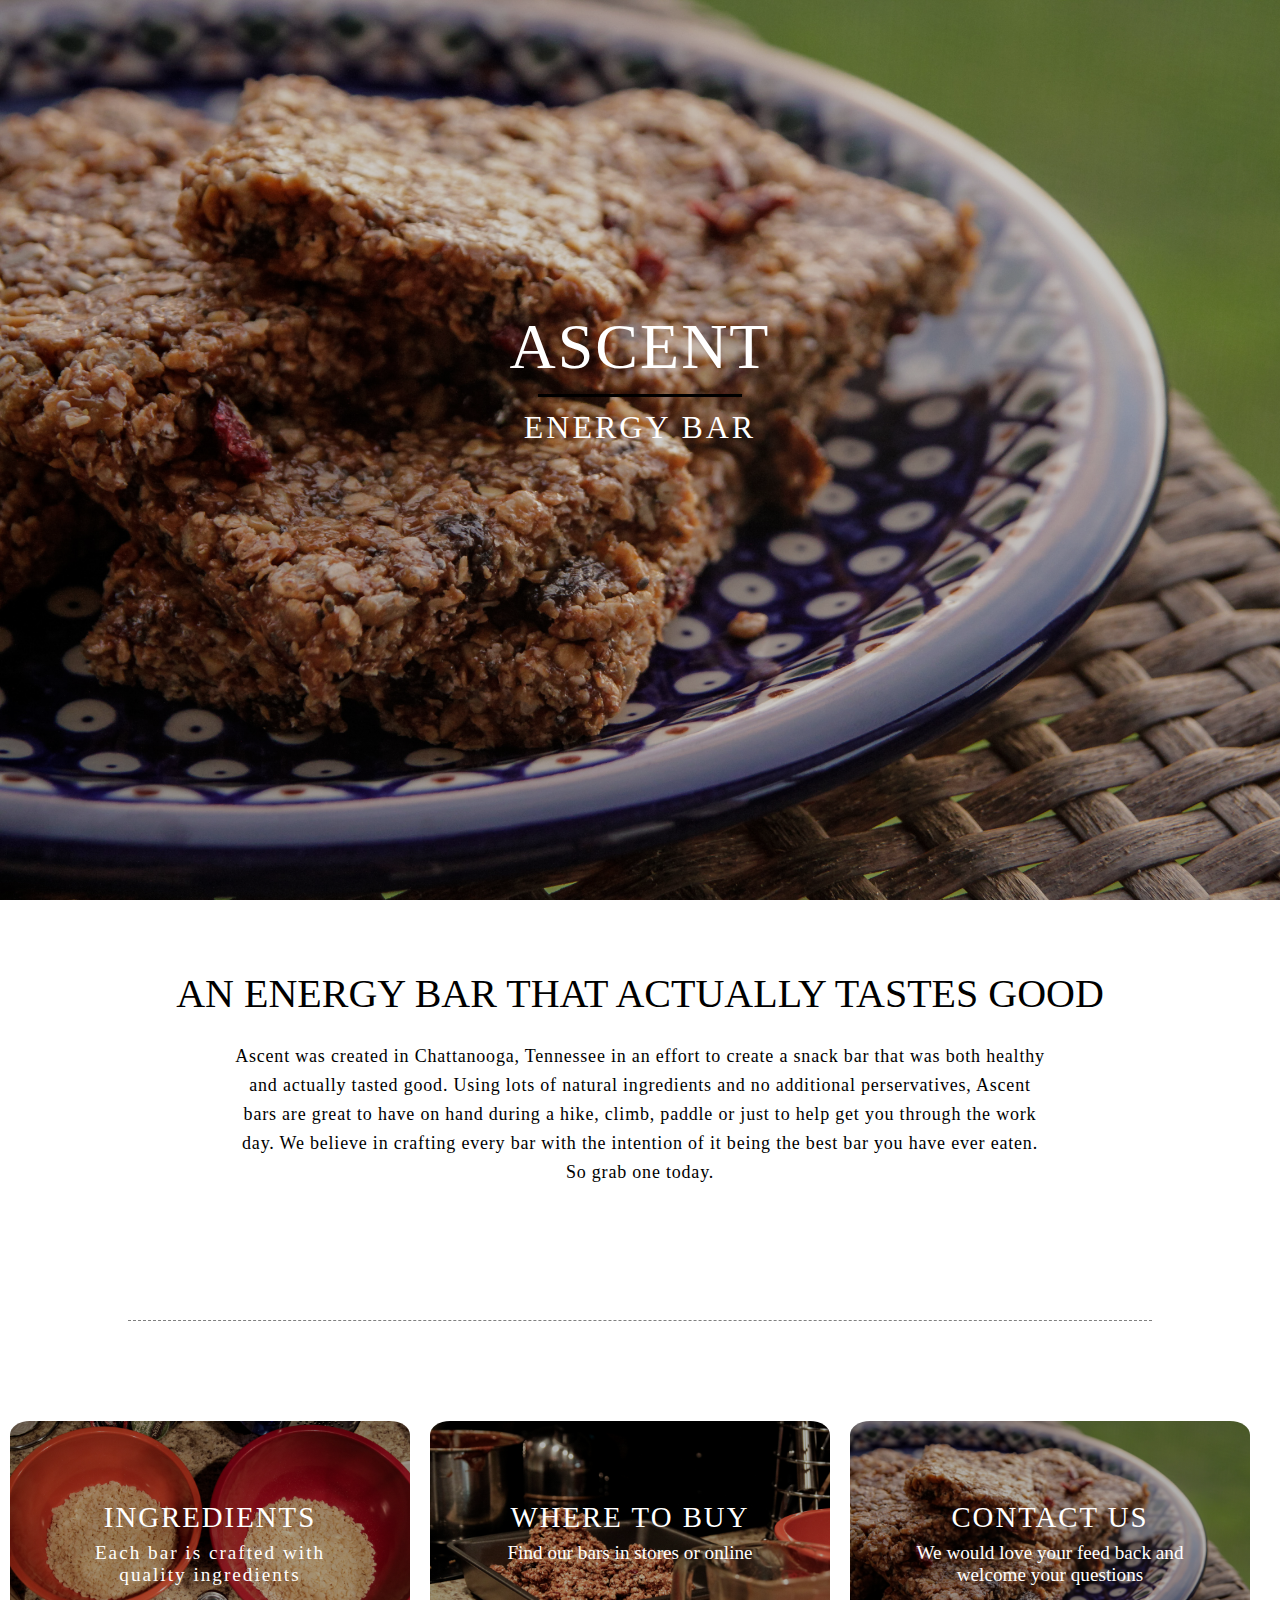
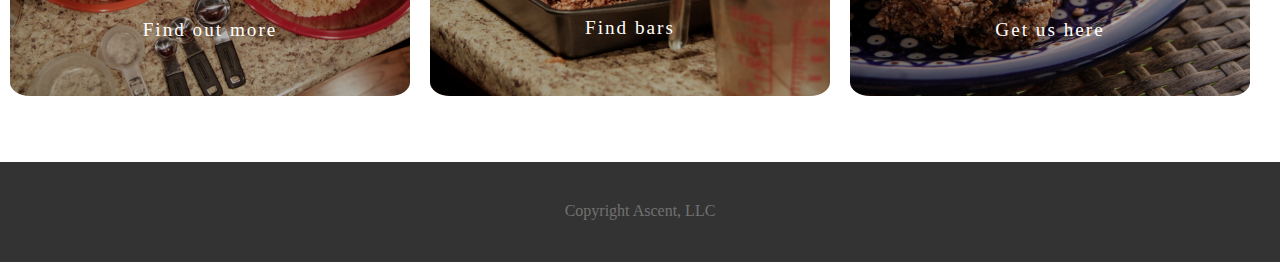
<file: index.html>
<!DOCTYPE html>
    <html>
        <head>
            <meta charset="UTF-8">
            <Title>Ascent Energy Bar</Title>
            <link rel="stylesheet" href="css/main.css">
        </head>
        <body>
            <!-- Head container-->
            <div class="container">
                <h1>Ascent</h1>
                <div class="breaker"></div>
                <h3>Energy Bar</h3>
                <!--<div id="menu">
                    <ul>
                        <li>Home</li>
                        <li>Our Story</li>
                        <li>Ingredients</li>
                        <li>Where to buy</li>
                        <li>Contact</li>
                    </ul>
                </div>-->
            </div>
            <div class="clear"></div>
            
            
            <!Product Pitch section-->
                
            <div id="pitch">
                <h4>An energy bar that actually tastes good</h4>
                <p>Ascent was created in Chattanooga, Tennessee in an effort to create a snack bar
                that was both healthy and actually tasted good.  Using lots of natural ingredients and no
                additional perservatives, Ascent bars are great to have on hand during a hike, climb, paddle or
                just to help get you through the work day.  We believe in crafting every bar with the intention
                of it being the best bar you have ever eaten.  So grab one today.</p>
            </div>
            
            <div class="break-line"></div>
            
            <!--boxes for links-->
            <div class="box-container">    
                <div id="box1">
                    <h6>Ingredients</h6>
                    <p>Each bar is crafted with quality ingredients</p>
                    <a href="ingredients.html">Find out more</a>
                </div>
                
                <div id="box2">
                    <h6>Where to buy</h6>
                    <p>Find our bars in stores or online</p>
                    <a href="buy.html">Find bars</a>
                </div>
                
                <div id="box3">
                    <h6>Contact Us</h6>
                    <p>We would love your feed back and welcome your questions</p>
                    <a href="contact-us.html">Get us here</a>
                </div>
            </div>
            
            <div class="clear"></div>
            <!--Our Story-->
            <!--<div id="story">
                
                <p>Ascent was created in Chattanooga, Tennessee in an effort to create a snack bar
                that was both healthy and actually tasted good.  Using lots of natural ingredients and no
                additional perservatives, Ascent bars are great to hav on hand during a hike, climb, paddle or
                just to help get you through the work day.  We believe in crafting every bar with the intention
                of it being the best bar you have ever eaten.  So grab one today.</p>
            </div>-->
            
            <!--Footer-->
            <footer>
                <p>Copyright Ascent, LLC</p>
            </footer>
        </body>
    </html>
</file>
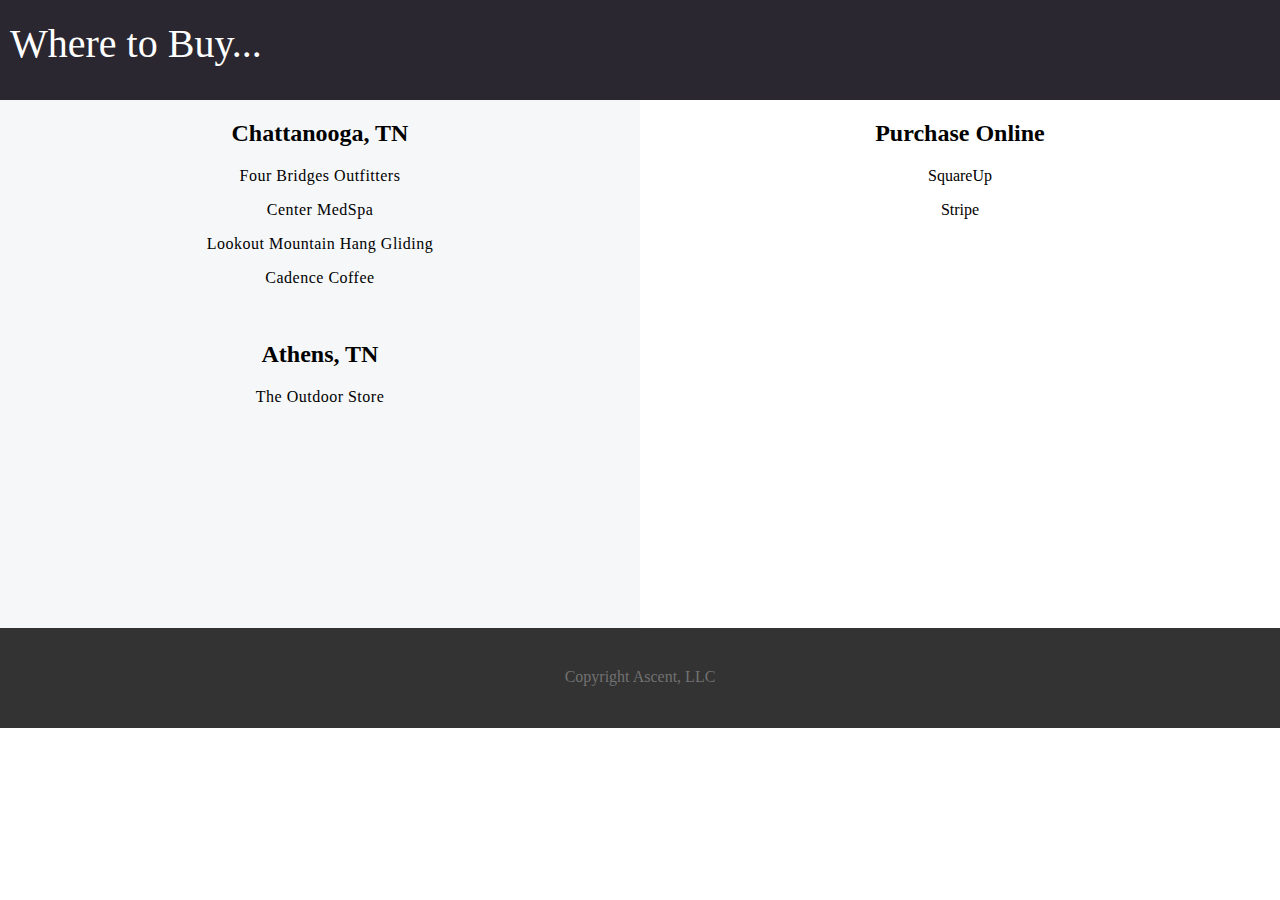
<file: buy.html>
<!DOCTYPE html>
<html>
    <head>
        <meta charset="UTF-8">
        <title>Where to Buy</title>
        <link rel="stylesheet" href="css/buy.css"
    </head>
    <body>
        <div class="top">
            <h1>Where to Buy...</h1>
        </div>
        
        <div class="clear"></div>
        
        <div class="store-list">
            <h2>Chattanooga, TN</h2>
            <a href="#"><p>Four Bridges Outfitters</p></a>
            <a href="#"><p>Center MedSpa</p></a>
            <a href="#"><p>Lookout Mountain Hang Gliding</p></a>
            <a href="#"><p>Cadence Coffee</p></a>
            <br>
            <h2>Athens, TN</h2>
            <a href="#"><p>The Outdoor Store</p></a>
        </div>
        
        <div class="online-box">
            <h2>Purchase Online</h2>
            <a href="https://squareup.com/market/ascent-inc"><p>SquareUp</p></a>
            <p>Stripe</p>
        </div>
        
        <div class="clear"></div>
        
        <footer>
            <p>Copyright Ascent, LLC</p>
        </footer>
    </body>
</html>
</file>
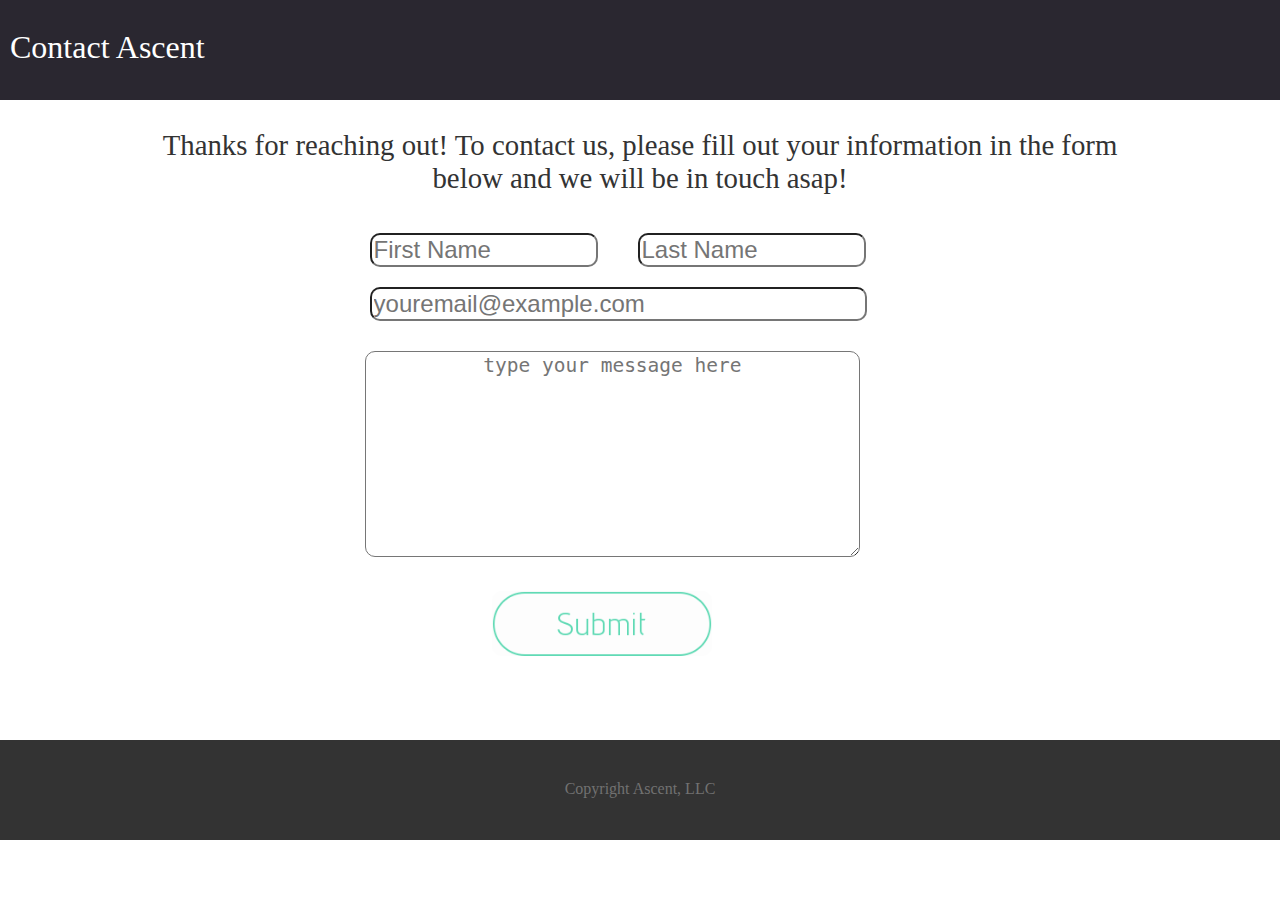
<file: contact-us.html>
<!DOCTYPE html>
<html>
    <head>
        <meta http-equiv="Content-Type" content="text/html; charset=utf-8">
        <title>Contact</title>
        <link rel="stylesheet" href="css/contact.css">
    </head>
    <body>
        
        <!--Header -->
        <div id="container">
            <h1>Contact Ascent</h1> 
        </div>
        
        <div id="words">
                <p>Thanks for reaching out!  To contact us, please fill out your information in the form below and we will be in touch asap!</p>
        </div>
        
        <div class="clear"></div>
        
        <!--Form-->
        <div id="form">
            <form method="post" action="contact-us.php">
                <fieldset>
                    <label for="firstname"> </label><input id="firstname" type="text" name="firstname" placeholder="First Name">
                    <label for="lastname"> </label><input id="lastname" type="text" name="lastname" placeholder="Last Name">
                    <br>
                    <label for="email"> </label><input id="email" type="text" name="email" pattern="[a-zA-Z]{3,}@[a-zA-Z]{3,}[.]{1}[a-zA-Z]{2,}" title="Please enter in a valid email address: example@example.com" placeholder="youremail@example.com">
                    <br>
                    <textarea name="message" placeholder="type your message here"></textarea>
                    <br>
                    <a href="#"><input type="image" src="images/submitButton.png" alt="Submit"></a>
                </fieldset>
            </form>
         </div>
        
        <div class="clear"></div>
        
        <!--Footer-->
            <footer>
                <p>Copyright Ascent, LLC</p>
            </footer>
    </body>
</html>
</file>
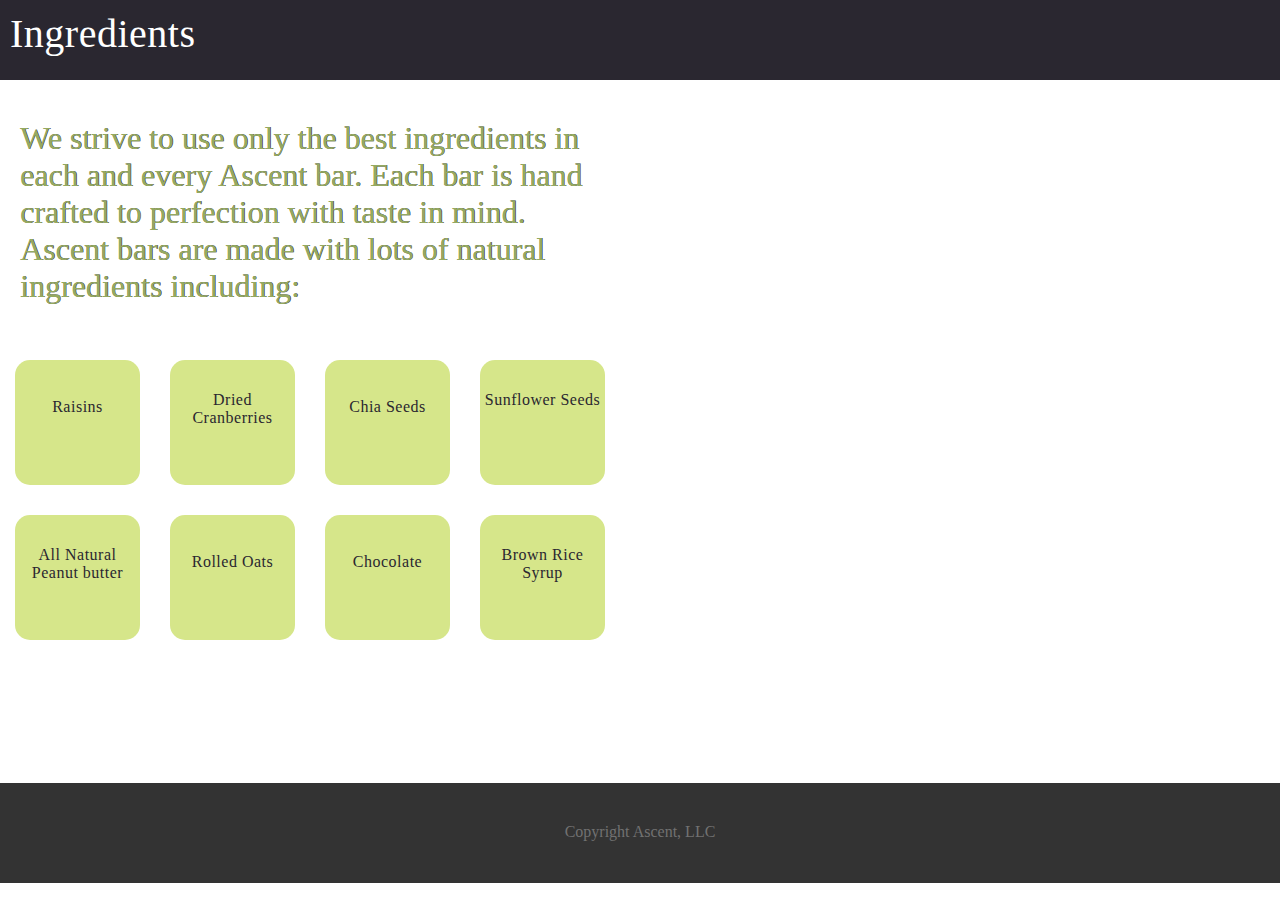
<file: ingredients.html>
<!DOCTYPE html>
<html>
    <head>
        <meta charset="UTF-8">
        <title>Ingredients</title>
        <link rel="stylesheet" href="css/ingredients.css">
    </head>
    <body>
        <div class="top">
            <h1>Ingredients</h1>    
        </div>
        <div class="list">
            <div class="statement">
                <p>We strive to use only the best ingredients in each and every Ascent bar.  Each bar is hand crafted to perfection with taste in mind. Ascent bars are made with lots of natural ingredients including:</p>
            </div>
            <div class="stockbox">
                <p class="single">Raisins</p>
            </div>
            <div class="stockbox">
                <p class="double">Dried Cranberries</p>
            </div>
            <div class="stockbox">
                <p class="single">Chia Seeds</p>
            </div>
            <div class="stockbox">
                <p class="double">Sunflower Seeds</p>
            </div>
            <div class="stockbox">
                <p class="double">All Natural Peanut butter</p>
            </div>
            <div class="stockbox">
                <p class="single">Rolled Oats</p>
            </div>
            <div class="stockbox">
                <p class="single">Chocolate</p>
            </div>
            <div class="stockbox">
                <p class="double">Brown Rice Syrup</p>
            </div>

        </div>
        
        <div class="clear"></div>
        
        <footer>
            <p>Copyright Ascent, LLC</p>
        </footer>
    </body>
</html>
</file>
<file: css/main.css>
/*======================================
    Styling of primary elements
  ======================================*/

html body{
    background:#fff;
    font-size:1em;
    margin:0;
    padding:0;
    font-family:"Helvetica neue";
}
h1{
    font-size:4em;
    text-transform: uppercase;
    font-weight: lighter;
    letter-spacing: 2px;
}
    
h2{
    font-size:3em;
    text-transform: uppercase;
    font-weight: 200;
}

h3{
    font-size:2em;
    text-transform: uppercase;
    font-weight:200;
}
h4{
    font-size:1.8em;
    text-transform: uppercase;
    font-weight:300;
}

h6{
    font-size:1.8em;
    text-transform: uppercase;
    font-weight: 100;
    color:white;
    letter-spacing: 2px;
    
}

ul{
    list-style-type: none;
}

a{
    text-decoration:none;
    color:black;
    letter-spacing: 2px;
}
a:hover{
    text-decoration:underline;
}
footer{
    width:100%;
    height:100px;
    background:#333333;
}

footer p{
    text-align:center;
    color:#717171;
    font-weight:300;
    padding:40px;
}
/*========== Top Container =============*/
.container {
    display:block;
    background:linear-gradient(rgba(0, 0, 0, 0.2),rgba(0, 0, 0, 0.2)), url('../images/51.jpg') no-repeat;
    background-size:cover;
    position:relative;
    float:left;
    width:100%;
    height:100vh;
}
.container h1{
    display:block;
    text-align:center;
    color:white;
    padding:40px 0 0 0;
    margin-top:30vh;
    border-bottom:0;
    margin-bottom:10px;
}

.container h3{
    display:block;
    position:relative;
    text-align:center;
    color:white;
    letter-spacing:3px;
    margin-top:12px
}
.container #menu{
    float:right;
    display:block;
    color:white;
    letter-spacing: 1px;
    padding-bottom: 0px;
    margin: 100px 0px;
}

.container #menu li{
    display:inline-block;
    padding: 5px;
}

.clear{
    clear:both;
}
.breaker{
    border-top:3px solid #000;
    margin:0 42%;
}
.break-line{
    border-top:1px dashed grey;
    margin: 0 10%;
}

/*=========== Pitch ===============*/

#pitch{
    display:block;
    width:100%;
    height:350px;
}
#pitch h4{
    text-align:center;
    margin:70px 0 10px 0;
    font-size:2.5em;
}
#pitch p{
    text-align:center;
    margin:0 18%;
    font-size:1.125em;
    padding-top:15px;
    letter-spacing: .8px;
    line-height:29px;
}
/*============ Box Container =======*/

.box-container{
    padding-top:50px;
}

/*============== Box 1 =============*/

#box1{
    display:block;
    float:left;
    background: linear-gradient(
      rgba(0, 0, 0, 0.3),
      rgba(0, 0, 0, 0.3)
    ),url('../images/09.jpg');
    background-size:cover;
    height: 275px;
    width:400px;
    margin:50px 10px;
    border-radius: 5%;
}

#box1 h6{
    display:block;
    text-align: center;
    padding:20% 0 0 0;
    margin:0;
}

#box1 p{
    display:block;
    text-align: center;
    margin:8px 15%;
    font-size:1.2em;
    color:white;
    font-weight:100;
    letter-spacing: 2px;
}

#box1 a{
    text-align:center;
    display:block;
    padding-top:25px;
    font-size: 1.2em;
    color:white;
    font-weight:100;
}

/*============ Box 2 ============*/
#box2{
    display:block;
    float:left;
    background: linear-gradient(
      rgba(0, 0, 0, 0.3),
      rgba(0, 0, 0, 0.3)
    ),url('../images/36.jpg');
    background-size:cover;
    height: 275px;
    width:400px;
    margin:50px 10px;
    border-radius: 5%;
}

#box2 h6{
    display:block;
    text-align: center;
    padding:20% 0 0 0;
    margin:0;
}

#box2 p{
    display:block;
    text-align: center;
    margin:8px 15%;
    font-size:1.2em;
    color:white;
    font-weight:100;
}

#box2 a{
    text-align:center;
    display:block;
    padding-top:45px;
    font-size: 1.2em;
    color:white;
    font-weight:100;
}

/*=============== Box 3 =================*/

#box3{
    display:block;
    float:left;
    background: linear-gradient(
      rgba(0, 0, 0, 0.3),
      rgba(0, 0, 0, 0.3)
    ),url('../images/51.jpg');
    background-size:cover;
    height: 275px;
    width:400px;
    margin:50px 10px;
    border-radius: 5%;
}

#box3 h6{
    display:block;
    text-align: center;
    padding:20% 0 0 0;
    margin:0;
}

#box3 p{
    display:block;
    text-align: center;
    margin:8px 15%;
    font-size:1.2em;
    color:white;
    font-weight:100;
}

#box3 a{
    text-align:center;
    display:block;
    padding-top:25px;
    font-size: 1.2em;
    color:white;
    font-weight:100;
}

/*========== Mobile rendering =========*/

@media screen and (max-width: 767px){
    
}
</file>
<file: css/buy.css>
html body{
    font-family:"Helvetica neue";
    margin:0;
    padding:0;
}

h1{
    display:block;
    font-weight:100;
    font-size:2.5em;
    color:#ffffff;
    margin:0 0 0 10px;
    padding-top:20px;
}

.top{
    background:#2A2730;
    width:100%;
    height:100px;
    margin-top:0;
}

.clear{
    clear:both;
}

.store-list{
    width:50%;
    height:528px;
    float:left;
    text-align:center;
    background:#F5F7F9;
}
.online-box{
    width:50%;
    height:528px;
    height:auto;
    float:left;
    text-align:center;
    background:#FFFFFF;
}

.store-list p{
    letter-spacing: .5px;
}

footer{
    display:block;
    width:100%;
    height:100px;
    background:#333333;
}

footer p{
    text-align:center;
    color:#717171;
    font-weight:300;
    margin:0;
    padding:40px;
}

a{
    text-decoration: none;
    color:#000000;
}
a:hover{
    text-decoration:underline;
}
</file>
<file: css/contact.css>
html body{
    font-family:"Helvetica neue";
    margin:0;
    padding:0;
}

h2{
    display:block;
    float:left;
    padding:0 25px;
}
h1{
    display:block;
    padding:8px 0 0 0;
    color:#ffffff;
    font-weight: 100;
    margin-left:10px;
}
form fieldset label{
    display:inline;
    font-weight:100;
    font-size:2em;
    margin-left:5%;
    opacity:.9;
}

form fieldset input{
    display:inline;
    width:36%;
    border-radius: 10px;
    margin-left:5px;
    font-size:1.5em;
    font-weight:200;
}

textarea{
    text-align:center;
    width:80%;
    height:200px;
    border-radius:10px;
    margin:30px 5%;
    font-size:1.5em;
    font-weight:200;
}

input:focus, textarea:focus {
    border:1px solid #97d6eb;
}

a{
    margin:25%;
    opacity:.7;
}

a:hover{
    opacity:1;
}

#email{
    width:80%;
    margin-top:20px;
}

#container{
    float:left;
    display:block;
    background:#2A2730;
    width:100%;
    height:100px;
}

#words{
    float:left;
    display:block;
    text-align:center;
    width:80%;
    color:#333333;
    font-weight:200;
    font-size:1.8em;
    margin:0 10%;
}

#form{
    width:50%;
    height:500px;
    margin:0 25%;
    display:block;
    float:left;
}
footer{
    display:block;
    width:100%;
    height:100px;
    background:#333333;
}

footer p{
    text-align:center;
    color:#717171;
    font-weight:300;
    padding:40px;
}

fieldset{
    border:none;
}

.clear{
    clear:both;
}
</file>
<file: css/ingredients.css>
html body{
    margin:0;
    padding:0;
    font-family:"Helvetica neue";
}

.statement{
    display:block;
    float:left;
    margin:40px 20px;
}

.statement p{
    font-size:2em;
    font-weight:200;
    color:#95AA61;
    text-shadow: .4px .4px #2a2730;
}

.top{
    display:block;
    width:100%;
    height:80px;
    float:left;
    background:#2A2730;
}

h1{
    display:block;
    float:left;
    letter-spacing: .5px;
    color:#ffffff;
    font-weight:100;
    margin:10px 0 0 10px;
    font-size:2.5em;
}

.stockbox{
    display:block;
    float:left;
    border-radius: 15px;
    width:125px;
    height:125px;
    border:none;
    margin:15px 15px;
    background:#D6E68A;
}
.stockbox:hover{
    background:#454857;
}
.stockbox p{
    display:block;
    font-weight:200;
    text-align:center;
    letter-spacing: .5px;
    font-size:1em;
    color:#2A2730;
}
.single{
    margin:30% 2px;
}
.double{
    margin:25% 2px;
}
.triple{
    margin:10% 2px;
}

.list{
    display:block;
    width:50%;
    height:87vh;
}
p{
    display:block;
    margin:0;
}

.clear{
    clear:both;
}

footer{
    display:block;
    width:100%;
    height:100px;
    background:#333333;
}

footer p{
    text-align:center;
    color:#717171;
    font-weight:300;
    margin:0;
    padding:40px;
}
</file>
